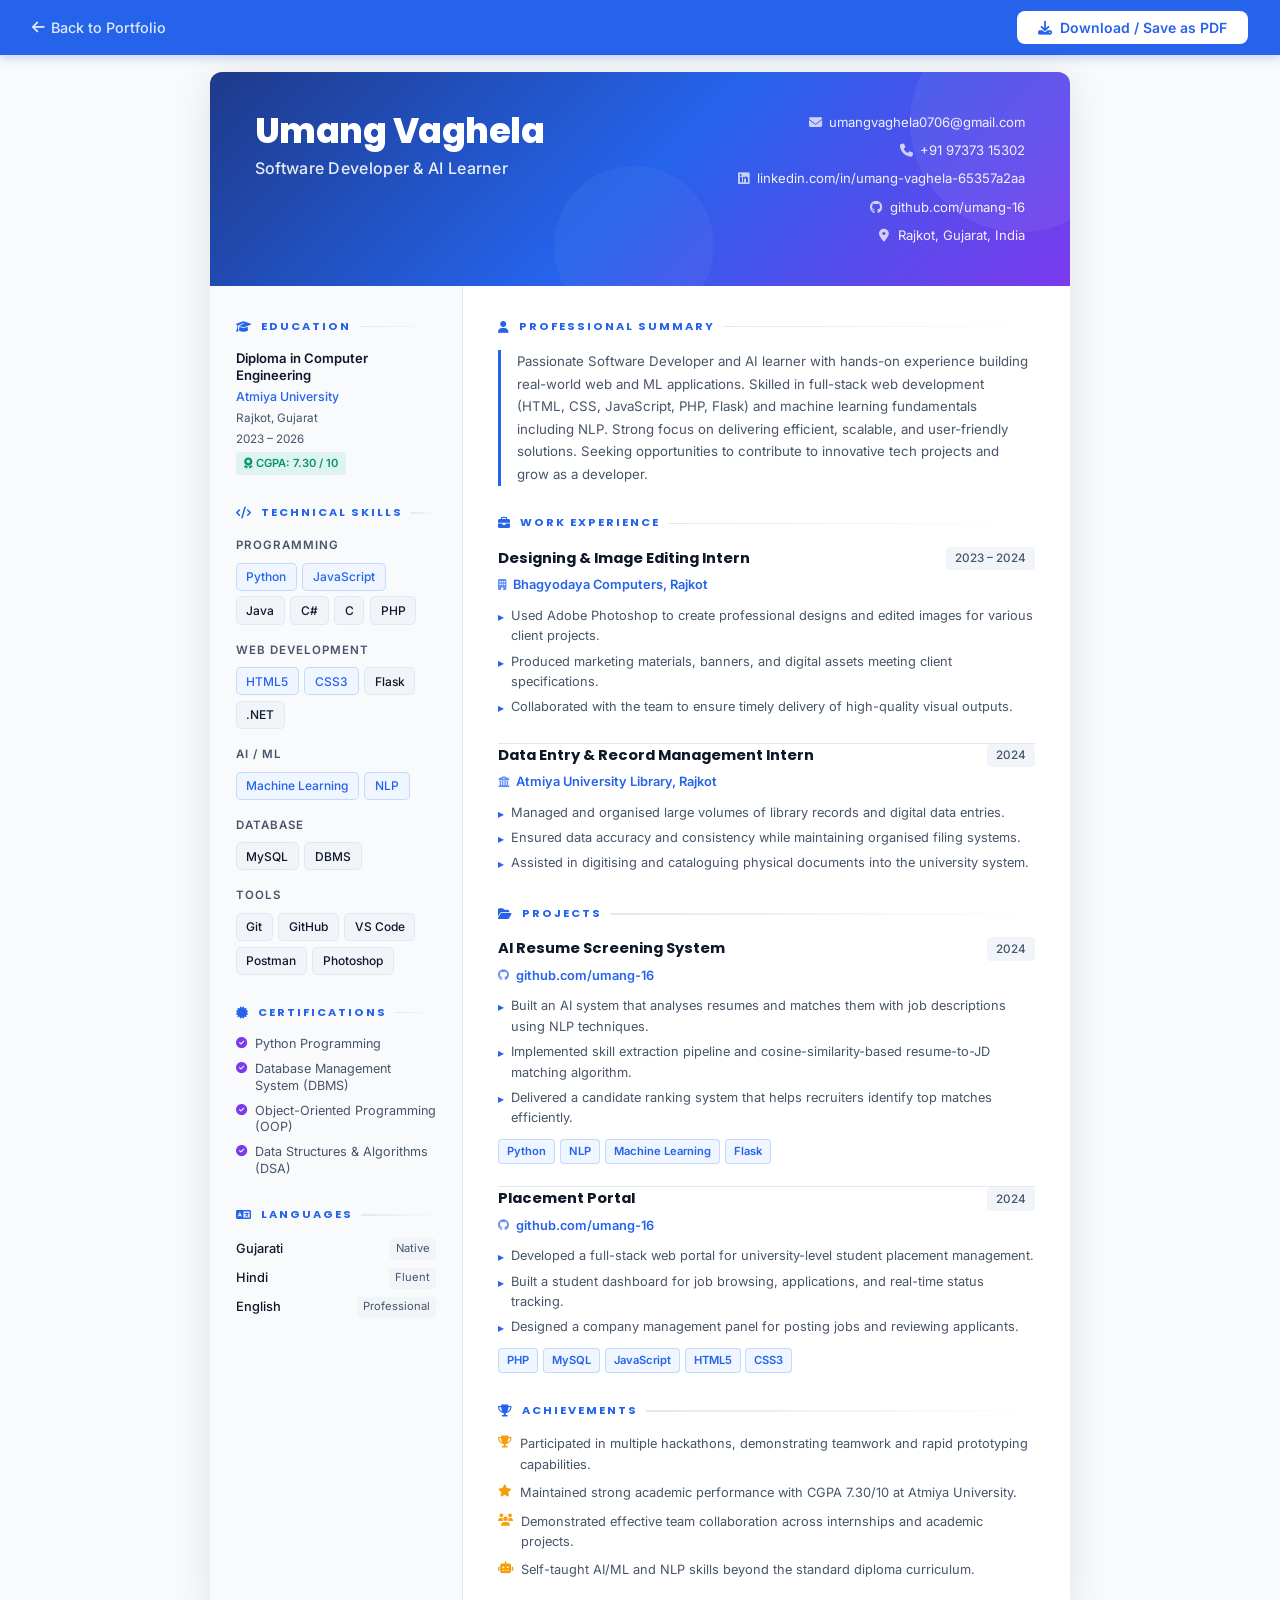
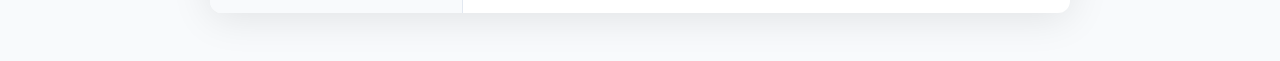
<file: resume.html>
<!DOCTYPE html>
<html lang="en">
<head>
    <meta charset="UTF-8">
    <meta name="viewport" content="width=device-width, initial-scale=1.0">
    <title>Umang Vaghela — Resume</title>
    <link href="https://fonts.googleapis.com/css2?family=Inter:wght@300;400;500;600;700&family=Poppins:wght@600;700;800&display=swap" rel="stylesheet">
    <link rel="stylesheet" href="https://cdnjs.cloudflare.com/ajax/libs/font-awesome/6.5.0/css/all.min.css">
    <style>
        *, *::before, *::after { margin: 0; padding: 0; box-sizing: border-box; }
        :root {
            --primary: #2563eb;
            --primary-light: #eff6ff;
            --accent: #7c3aed;
            --text: #0f172a;
            --muted: #475569;
            --border: #e2e8f0;
            --bg: #ffffff;
            --tag-bg: #f1f5f9;
        }
        body { font-family: 'Inter', sans-serif; background: #f8fafc; color: var(--text); font-size: 14px; line-height: 1.6; }
        .print-bar { position: fixed; top: 0; left: 0; right: 0; background: var(--primary); color: #fff; display: flex; align-items: center; justify-content: space-between; padding: 0.7rem 2rem; z-index: 999; box-shadow: 0 2px 10px rgba(37,99,235,0.3); font-size: 0.9rem; font-weight: 500; }
        .print-bar .bar-left { display: flex; align-items: center; gap: 0.8rem; }
        .print-bar a { color: rgba(255,255,255,0.85); text-decoration: none; display: flex; align-items: center; gap: 0.4rem; transition: color 0.2s; }
        .print-bar a:hover { color: #fff; }
        .print-btn { background: #fff; color: var(--primary); border: none; padding: 0.5rem 1.3rem; border-radius: 8px; font-weight: 600; font-size: 0.875rem; cursor: pointer; display: flex; align-items: center; gap: 0.5rem; transition: all 0.2s; font-family: 'Inter', sans-serif; }
        .print-btn:hover { background: #eff6ff; transform: translateY(-1px); box-shadow: 0 4px 12px rgba(0,0,0,0.15); }
        .resume { max-width: 860px; margin: 4.5rem auto 3rem; background: var(--bg); box-shadow: 0 4px 40px rgba(0,0,0,0.1); border-radius: 12px; overflow: hidden; }
        .header { background: linear-gradient(135deg, #1e3a8a 0%, #2563eb 50%, #7c3aed 100%); color: #fff; padding: 2.5rem 2.8rem; position: relative; overflow: hidden; }
        .header::before { content: ''; position: absolute; top: -60px; right: -60px; width: 220px; height: 220px; background: rgba(255,255,255,0.06); border-radius: 50%; }
        .header::after { content: ''; position: absolute; bottom: -40px; left: 40%; width: 160px; height: 160px; background: rgba(255,255,255,0.04); border-radius: 50%; }
        .header-inner { position: relative; z-index: 1; display: flex; align-items: flex-start; justify-content: space-between; gap: 2rem; flex-wrap: wrap; }
        .header-name h1 { font-family: 'Poppins', sans-serif; font-size: 2.2rem; font-weight: 800; letter-spacing: -0.5px; line-height: 1.1; margin-bottom: 0.35rem; }
        .header-name .title { font-size: 1rem; font-weight: 500; opacity: 0.9; letter-spacing: 0.3px; }
        .header-contacts { display: flex; flex-direction: column; gap: 0.45rem; font-size: 0.82rem; opacity: 0.92; text-align: right; }
        .header-contacts a { color: #fff; text-decoration: none; display: flex; align-items: center; gap: 0.45rem; justify-content: flex-end; }
        .header-contacts i { width: 14px; text-align: center; opacity: 0.8; }
        .body { display: grid; grid-template-columns: 1fr 2.4fr; min-height: 600px; }
        .sidebar { background: #f8fafc; border-right: 1px solid var(--border); padding: 2rem 1.6rem; display: flex; flex-direction: column; gap: 1.8rem; }
        .main { padding: 2rem 2.2rem; display: flex; flex-direction: column; gap: 1.8rem; }
        .section-title { font-family: 'Poppins', sans-serif; font-size: 0.7rem; font-weight: 700; text-transform: uppercase; letter-spacing: 2px; color: var(--primary); margin-bottom: 0.9rem; display: flex; align-items: center; gap: 0.5rem; }
        .section-title::after { content: ''; flex: 1; height: 1.5px; background: linear-gradient(to right, var(--border), transparent); }
        .section-title i { font-size: 0.75rem; }
        .skill-group { margin-bottom: 1rem; }
        .skill-group:last-child { margin-bottom: 0; }
        .skill-group-name { font-size: 0.72rem; font-weight: 600; color: var(--muted); text-transform: uppercase; letter-spacing: 1px; margin-bottom: 0.5rem; }
        .skill-tags { display: flex; flex-wrap: wrap; gap: 0.35rem; }
        .skill-tag { background: var(--tag-bg); color: var(--text); font-size: 0.75rem; font-weight: 500; padding: 0.22rem 0.6rem; border-radius: 5px; border: 1px solid var(--border); }
        .skill-tag.primary { background: var(--primary-light); color: var(--primary); border-color: rgba(37,99,235,0.2); }
        .edu-item { margin-bottom: 0.9rem; }
        .edu-item:last-child { margin-bottom: 0; }
        .edu-degree { font-weight: 600; font-size: 0.82rem; color: var(--text); line-height: 1.3; }
        .edu-school { font-size: 0.77rem; color: var(--primary); font-weight: 500; margin-top: 0.15rem; }
        .edu-meta { font-size: 0.73rem; color: var(--muted); margin-top: 0.2rem; display: flex; flex-direction: column; gap: 0.1rem; }
        .edu-badge { display: inline-flex; align-items: center; gap: 0.3rem; background: rgba(16,185,129,0.1); color: #059669; font-size: 0.7rem; font-weight: 600; padding: 0.15rem 0.5rem; border-radius: 4px; margin-top: 0.25rem; }
        .cert-item { display: flex; align-items: flex-start; gap: 0.5rem; margin-bottom: 0.55rem; font-size: 0.79rem; color: var(--muted); line-height: 1.3; }
        .cert-item:last-child { margin-bottom: 0; }
        .cert-item i { color: var(--accent); margin-top: 2px; font-size: 0.7rem; flex-shrink: 0; }
        .lang-item { display: flex; justify-content: space-between; align-items: center; margin-bottom: 0.5rem; font-size: 0.8rem; }
        .lang-label { color: var(--text); font-weight: 500; }
        .lang-level { font-size: 0.7rem; color: var(--muted); background: var(--tag-bg); padding: 0.1rem 0.4rem; border-radius: 4px; }
        .exp-item { padding-bottom: 1.4rem; border-bottom: 1px solid var(--border); }
        .exp-item:last-child { border-bottom: none; padding-bottom: 0; }
        .exp-header { display: flex; justify-content: space-between; align-items: flex-start; gap: 0.5rem; margin-bottom: 0.3rem; }
        .exp-role { font-family: 'Poppins', sans-serif; font-size: 0.92rem; font-weight: 700; color: var(--text); }
        .exp-date { font-size: 0.73rem; color: var(--muted); white-space: nowrap; background: var(--tag-bg); padding: 0.15rem 0.55rem; border-radius: 4px; font-weight: 500; flex-shrink: 0; }
        .exp-company { font-size: 0.8rem; color: var(--primary); font-weight: 600; margin-bottom: 0.5rem; display: flex; align-items: center; gap: 0.4rem; }
        .exp-company i { font-size: 0.7rem; opacity: 0.7; }
        .exp-company a { color: var(--primary); text-decoration: none; }
        .exp-bullets { list-style: none; margin-top: 0.4rem; }
        .exp-bullets li { font-size: 0.8rem; color: var(--muted); padding: 0.15rem 0; display: flex; align-items: flex-start; gap: 0.4rem; }
        .exp-bullets li::before { content: '\25b8'; color: var(--primary); font-size: 0.75rem; margin-top: 1px; flex-shrink: 0; }
        .proj-tech { display: flex; flex-wrap: wrap; gap: 0.3rem; margin-top: 0.5rem; }
        .proj-tech span { font-size: 0.7rem; font-weight: 600; color: var(--primary); background: var(--primary-light); border: 1px solid rgba(37,99,235,0.2); padding: 0.15rem 0.5rem; border-radius: 4px; }
        .summary-text { font-size: 0.83rem; color: var(--muted); line-height: 1.7; border-left: 3px solid var(--primary); padding-left: 1rem; }
        .achieve-item { display: flex; align-items: flex-start; gap: 0.5rem; margin-bottom: 0.5rem; font-size: 0.8rem; color: var(--muted); }
        .achieve-item:last-child { margin-bottom: 0; }
        .achieve-item i { color: #f59e0b; font-size: 0.75rem; margin-top: 2px; flex-shrink: 0; }
        @media print {
            @page { size: A4; margin: 0.6cm 0.8cm; }
            body { background: #fff; font-size: 12.5px; }
            .print-bar { display: none !important; }
            .resume { margin: 0; box-shadow: none; border-radius: 0; max-width: 100%; }
            .header { padding: 1.8rem 2rem; }
            .header-name h1 { font-size: 1.8rem; }
            .sidebar { padding: 1.4rem 1.3rem; }
            .main { padding: 1.4rem 1.8rem; }
            a { color: inherit !important; }
            .exp-item { page-break-inside: avoid; }
        }
        @media (max-width: 680px) {
            .resume { margin: 4rem 0.8rem 2rem; border-radius: 8px; }
            .body { grid-template-columns: 1fr; }
            .sidebar { border-right: none; border-bottom: 1px solid var(--border); }
            .header-inner { flex-direction: column; }
            .header-contacts { text-align: left; }
            .header-contacts a { justify-content: flex-start; }
        }
    </style>
</head>
<body>
    <div class="print-bar">
        <div class="bar-left">
            <a href="index.html"><i class="fas fa-arrow-left"></i> Back to Portfolio</a>
        </div>
        <button class="print-btn" onclick="window.print()">
            <i class="fas fa-download"></i> Download / Save as PDF
        </button>
    </div>

    <div class="resume">
        <!-- HEADER -->
        <div class="header">
            <div class="header-inner">
                <div class="header-name">
                    <h1>Umang Vaghela</h1>
                    <div class="title">Software Developer &amp; AI Learner</div>
                </div>
                <div class="header-contacts">
                    <a href="mailto:umangvaghela0706@gmail.com"><i class="fas fa-envelope"></i> umangvaghela0706@gmail.com</a>
                    <a href="tel:+919737315302"><i class="fas fa-phone"></i> +91 97373 15302</a>
                    <a href="https://www.linkedin.com/in/umang-vaghela-65357a2aa" target="_blank"><i class="fab fa-linkedin"></i> linkedin.com/in/umang-vaghela-65357a2aa</a>
                    <a href="https://github.com/umang-16" target="_blank"><i class="fab fa-github"></i> github.com/umang-16</a>
                    <a><i class="fas fa-map-marker-alt"></i> Rajkot, Gujarat, India</a>
                </div>
            </div>
        </div>

        <div class="body">
            <!-- SIDEBAR -->
            <div class="sidebar">

                <div>
                    <div class="section-title"><i class="fas fa-graduation-cap"></i> Education</div>
                    <div class="edu-item">
                        <div class="edu-degree">Diploma in Computer Engineering</div>
                        <div class="edu-school">Atmiya University</div>
                        <div class="edu-meta"><span>Rajkot, Gujarat</span><span>2023 – 2026</span></div>
                        <div class="edu-badge"><i class="fas fa-award"></i> CGPA: 7.30 / 10</div>
                    </div>
                </div>

                <div>
                    <div class="section-title"><i class="fas fa-code"></i> Technical Skills</div>
                    <div class="skill-group">
                        <div class="skill-group-name">Programming</div>
                        <div class="skill-tags">
                            <span class="skill-tag primary">Python</span>
                            <span class="skill-tag primary">JavaScript</span>
                            <span class="skill-tag">Java</span>
                            <span class="skill-tag">C#</span>
                            <span class="skill-tag">C</span>
                            <span class="skill-tag">PHP</span>
                        </div>
                    </div>
                    <div class="skill-group">
                        <div class="skill-group-name">Web Development</div>
                        <div class="skill-tags">
                            <span class="skill-tag primary">HTML5</span>
                            <span class="skill-tag primary">CSS3</span>
                            <span class="skill-tag">Flask</span>
                            <span class="skill-tag">.NET</span>
                        </div>
                    </div>
                    <div class="skill-group">
                        <div class="skill-group-name">AI / ML</div>
                        <div class="skill-tags">
                            <span class="skill-tag primary">Machine Learning</span>
                            <span class="skill-tag primary">NLP</span>
                        </div>
                    </div>
                    <div class="skill-group">
                        <div class="skill-group-name">Database</div>
                        <div class="skill-tags">
                            <span class="skill-tag">MySQL</span>
                            <span class="skill-tag">DBMS</span>
                        </div>
                    </div>
                    <div class="skill-group">
                        <div class="skill-group-name">Tools</div>
                        <div class="skill-tags">
                            <span class="skill-tag">Git</span>
                            <span class="skill-tag">GitHub</span>
                            <span class="skill-tag">VS Code</span>
                            <span class="skill-tag">Postman</span>
                            <span class="skill-tag">Photoshop</span>
                        </div>
                    </div>
                </div>

                <div>
                    <div class="section-title"><i class="fas fa-certificate"></i> Certifications</div>
                    <div class="cert-item"><i class="fas fa-check-circle"></i> Python Programming</div>
                    <div class="cert-item"><i class="fas fa-check-circle"></i> Database Management System (DBMS)</div>
                    <div class="cert-item"><i class="fas fa-check-circle"></i> Object-Oriented Programming (OOP)</div>
                    <div class="cert-item"><i class="fas fa-check-circle"></i> Data Structures &amp; Algorithms (DSA)</div>
                </div>

                <div>
                    <div class="section-title"><i class="fas fa-language"></i> Languages</div>
                    <div class="lang-item"><span class="lang-label">Gujarati</span><span class="lang-level">Native</span></div>
                    <div class="lang-item"><span class="lang-label">Hindi</span><span class="lang-level">Fluent</span></div>
                    <div class="lang-item"><span class="lang-label">English</span><span class="lang-level">Professional</span></div>
                </div>

            </div>

            <!-- MAIN -->
            <div class="main">

                <div>
                    <div class="section-title"><i class="fas fa-user"></i> Professional Summary</div>
                    <p class="summary-text">
                        Passionate Software Developer and AI learner with hands-on experience building real-world web and ML applications. Skilled in full-stack web development (HTML, CSS, JavaScript, PHP, Flask) and machine learning fundamentals including NLP. Strong focus on delivering efficient, scalable, and user-friendly solutions. Seeking opportunities to contribute to innovative tech projects and grow as a developer.
                    </p>
                </div>

                <div>
                    <div class="section-title"><i class="fas fa-briefcase"></i> Work Experience</div>
                    <div class="exp-item">
                        <div class="exp-header">
                            <div class="exp-role">Designing &amp; Image Editing Intern</div>
                            <div class="exp-date">2023 – 2024</div>
                        </div>
                        <div class="exp-company"><i class="fas fa-building"></i> Bhagyodaya Computers, Rajkot</div>
                        <ul class="exp-bullets">
                            <li>Used Adobe Photoshop to create professional designs and edited images for various client projects.</li>
                            <li>Produced marketing materials, banners, and digital assets meeting client specifications.</li>
                            <li>Collaborated with the team to ensure timely delivery of high-quality visual outputs.</li>
                        </ul>
                    </div>
                    <div class="exp-item">
                        <div class="exp-header">
                            <div class="exp-role">Data Entry &amp; Record Management Intern</div>
                            <div class="exp-date">2024</div>
                        </div>
                        <div class="exp-company"><i class="fas fa-university"></i> Atmiya University Library, Rajkot</div>
                        <ul class="exp-bullets">
                            <li>Managed and organised large volumes of library records and digital data entries.</li>
                            <li>Ensured data accuracy and consistency while maintaining organised filing systems.</li>
                            <li>Assisted in digitising and cataloguing physical documents into the university system.</li>
                        </ul>
                    </div>
                </div>

                <div>
                    <div class="section-title"><i class="fas fa-folder-open"></i> Projects</div>
                    <div class="exp-item">
                        <div class="exp-header">
                            <div class="exp-role">AI Resume Screening System</div>
                            <div class="exp-date">2024</div>
                        </div>
                        <div class="exp-company"><i class="fab fa-github"></i><a href="https://github.com/umang-16" target="_blank">github.com/umang-16</a></div>
                        <ul class="exp-bullets">
                            <li>Built an AI system that analyses resumes and matches them with job descriptions using NLP techniques.</li>
                            <li>Implemented skill extraction pipeline and cosine-similarity-based resume-to-JD matching algorithm.</li>
                            <li>Delivered a candidate ranking system that helps recruiters identify top matches efficiently.</li>
                        </ul>
                        <div class="proj-tech"><span>Python</span><span>NLP</span><span>Machine Learning</span><span>Flask</span></div>
                    </div>
                    <div class="exp-item">
                        <div class="exp-header">
                            <div class="exp-role">Placement Portal</div>
                            <div class="exp-date">2024</div>
                        </div>
                        <div class="exp-company"><i class="fab fa-github"></i><a href="https://github.com/umang-16" target="_blank">github.com/umang-16</a></div>
                        <ul class="exp-bullets">
                            <li>Developed a full-stack web portal for university-level student placement management.</li>
                            <li>Built a student dashboard for job browsing, applications, and real-time status tracking.</li>
                            <li>Designed a company management panel for posting jobs and reviewing applicants.</li>
                        </ul>
                        <div class="proj-tech"><span>PHP</span><span>MySQL</span><span>JavaScript</span><span>HTML5</span><span>CSS3</span></div>
                    </div>
                </div>

                <div>
                    <div class="section-title"><i class="fas fa-trophy"></i> Achievements</div>
                    <div class="achieve-item"><i class="fas fa-trophy"></i> Participated in multiple hackathons, demonstrating teamwork and rapid prototyping capabilities.</div>
                    <div class="achieve-item"><i class="fas fa-star"></i> Maintained strong academic performance with CGPA 7.30/10 at Atmiya University.</div>
                    <div class="achieve-item"><i class="fas fa-users"></i> Demonstrated effective team collaboration across internships and academic projects.</div>
                    <div class="achieve-item"><i class="fas fa-robot"></i> Self-taught AI/ML and NLP skills beyond the standard diploma curriculum.</div>
                </div>

            </div>
        </div>
    </div>
</body>
</html>
</file>
